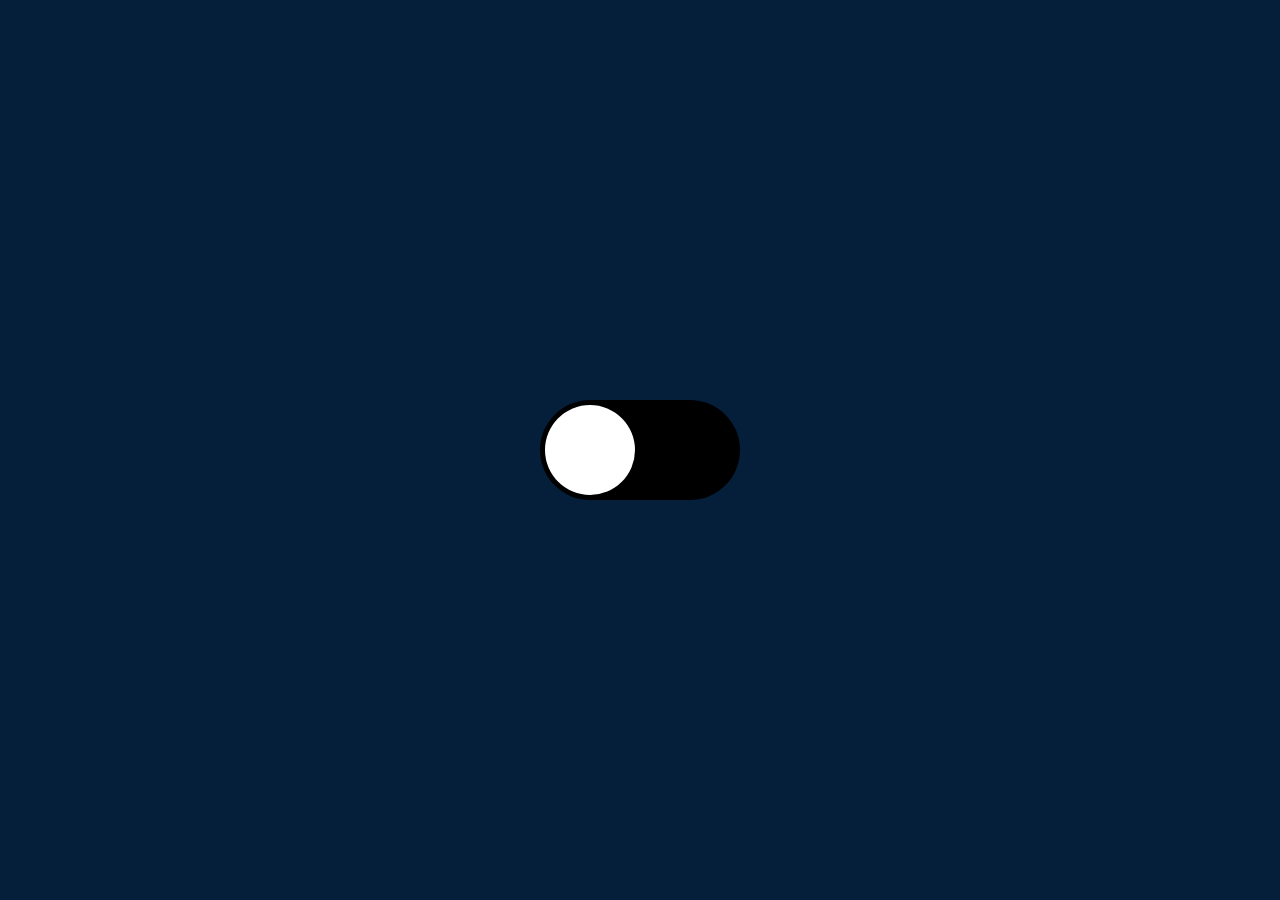
<file: Type1/index.html>
<!DOCTYPE html>
<html lang="en">
<head>
    <meta charset="UTF-8">
    <meta name="viewport" content="width=device-width, initial-scale=1.0">
    <link rel="stylesheet" href="style.css">
    <title>1.0 Toggle Button</title>
</head>
<body>
    <div class="main">
        <label>
            <input type="checkbox">
            <div class="circle"></div>
        </label>
    </div>
</body>
</html>
</file>
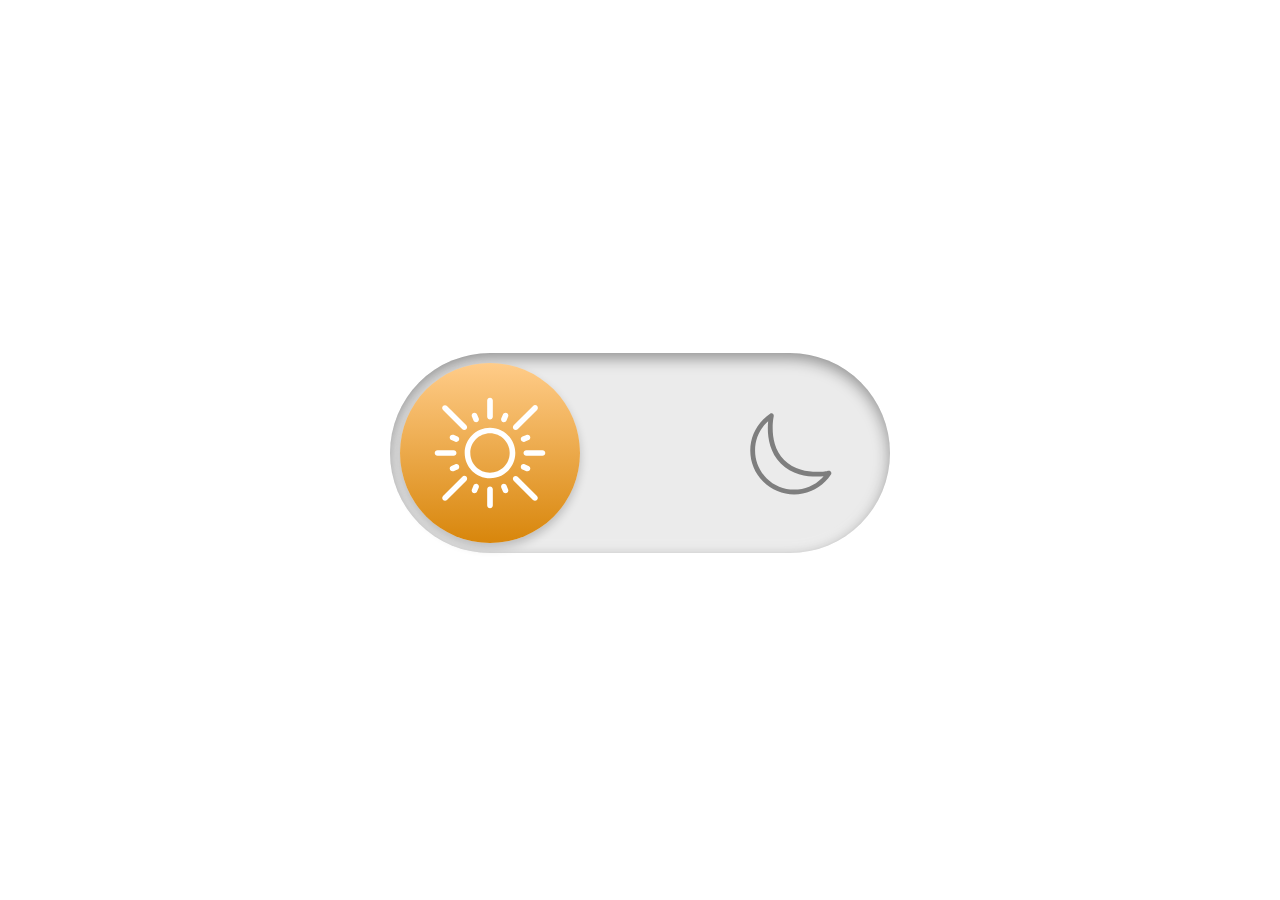
<file: Type2/index.html>
<!DOCTYPE html>
<html lang="en">
<head>
    <meta charset="UTF-8">
    <meta name="viewport" content="width=device-width, initial-scale=1.0">
    <link rel="stylesheet" href="style.css">
    <title>2.0 Toggle Button</title>
</head>
<body>
    <input type="checkbox" id="darkmode-toggle">
    <label for="darkmode-toggle">
        <svg class="sun" fill="#000000" width="800px" height="800px" viewBox="0 0 32 32" version="1.1" xmlns="http://www.w3.org/2000/svg">
            <path d="M16 9.25c-3.728 0-6.75 3.022-6.75 6.75s3.022 6.75 6.75 6.75c3.728 0 6.75-3.022 6.75-6.75v0c-0.005-3.726-3.024-6.745-6.75-6.75h-0zM16 21.25c-2.899 0-5.25-2.351-5.25-5.25s2.351-5.25 5.25-5.25c2.899 0 5.25 2.351 5.25 5.25v0c-0.004 2.898-2.352 5.246-5.25 5.25h-0zM22.848 9.897c0 0 0 0 0.001 0 0.207 0 0.395-0.084 0.531-0.22l5.168-5.168c0.136-0.136 0.219-0.323 0.219-0.53 0-0.415-0.336-0.751-0.751-0.751-0.208 0-0.395 0.084-0.531 0.22v0l-5.168 5.168c-0.136 0.136-0.22 0.323-0.22 0.53 0 0.414 0.336 0.75 0.75 0.75 0 0 0.001 0 0.001 0h-0zM23.379 22.322c-0.136-0.136-0.324-0.22-0.531-0.22-0.415 0-0.751 0.336-0.751 0.751 0 0.207 0.084 0.395 0.22 0.531l5.152 5.152c0.136 0.136 0.324 0.22 0.531 0.22 0.415 0 0.751-0.336 0.751-0.751 0-0.207-0.084-0.395-0.22-0.531v0zM8.621 9.678c0.135 0.131 0.319 0.212 0.523 0.212 0.414 0 0.75-0.336 0.75-0.75 0-0.203-0.081-0.388-0.212-0.523l0 0-5.151-5.152c-0.136-0.14-0.327-0.227-0.538-0.227-0.414 0-0.75 0.336-0.75 0.75 0 0.211 0.087 0.401 0.227 0.537l0 0zM16 24.934c-0.414 0-0.75 0.336-0.75 0.75v0 4.307c0 0.414 0.336 0.75 0.75 0.75s0.75-0.336 0.75-0.75v0-4.307c-0-0.414-0.336-0.75-0.75-0.75v0zM16 7.058c0.414-0 0.75-0.336 0.75-0.75v0-4.308c0-0.414-0.336-0.75-0.75-0.75s-0.75 0.336-0.75 0.75v0 4.308c0 0.414 0.336 0.75 0.75 0.75v0zM29.996 15.25h-4.309c-0.414 0-0.75 0.336-0.75 0.75s0.336 0.75 0.75 0.75v0h4.309c0.414 0 0.75-0.336 0.75-0.75s-0.336-0.75-0.75-0.75v0zM7.063 16c-0-0.414-0.336-0.75-0.75-0.75h-4.308c-0.414 0-0.75 0.336-0.75 0.75s0.336 0.75 0.75 0.75v0h4.308c0.414-0 0.75-0.336 0.75-0.75v0zM8.621 22.322l-5.151 5.154c-0.131 0.135-0.212 0.319-0.212 0.523 0 0.414 0.336 0.75 0.75 0.75 0.203 0 0.388-0.081 0.523-0.212l-0 0 5.151-5.154c0.14-0.136 0.227-0.327 0.227-0.538 0-0.414-0.336-0.75-0.75-0.75-0.211 0-0.401 0.087-0.538 0.227l-0 0zM20.4 24.664c-0.116-0.273-0.382-0.46-0.692-0.46-0.414 0-0.75 0.336-0.75 0.75 0 0.102 0.021 0.2 0.058 0.289l-0.002-0.005 0.436 1.049c0.116 0.274 0.383 0.462 0.693 0.463h0c0 0 0.001 0 0.001 0 0.414 0 0.749-0.336 0.749-0.749 0-0.104-0.021-0.203-0.059-0.293l0.002 0.005zM11.601 7.337c0.116 0.273 0.382 0.461 0.692 0.461 0.414 0 0.75-0.336 0.75-0.75 0-0.103-0.021-0.201-0.058-0.29l0.002 0.005-0.436-1.050c-0.116-0.274-0.382-0.462-0.692-0.462-0.414 0-0.75 0.336-0.75 0.75 0 0.104 0.021 0.202 0.059 0.292l-0.002-0.005zM25.24 12.99l1.047-0.434c0.274-0.116 0.463-0.382 0.463-0.693 0-0.414-0.336-0.75-0.75-0.75-0.104 0-0.202 0.021-0.292 0.059l0.005-0.002-1.047 0.434c-0.274 0.116-0.463 0.382-0.463 0.693 0 0.414 0.336 0.75 0.75 0.75 0 0 0 0 0 0h-0c0.104-0 0.202-0.021 0.292-0.059l-0.005 0.002zM6.765 19.018l-1.052 0.436c-0.272 0.117-0.46 0.382-0.46 0.692 0 0.414 0.336 0.75 0.75 0.75 0.102 0 0.2-0.020 0.288-0.057l-0.005 0.002 1.052-0.436c0.276-0.115 0.466-0.383 0.466-0.695 0-0.414-0.336-0.75-0.75-0.75-0.105 0-0.204 0.021-0.295 0.060l0.005-0.002zM24.664 20.4l1.049 0.436c0.084 0.036 0.182 0.057 0.285 0.057 0.001 0 0.002 0 0.002 0h-0c0 0 0 0 0 0 0.414 0 0.75-0.336 0.75-0.75 0-0.311-0.189-0.578-0.459-0.691l-0.005-0.002-1.049-0.436c-0.084-0.035-0.182-0.056-0.284-0.056-0.414 0-0.75 0.336-0.75 0.75 0 0.31 0.188 0.576 0.456 0.69l0.005 0.002zM7.337 11.601l-1.050-0.436c-0.085-0.036-0.184-0.057-0.287-0.057-0.414 0-0.75 0.336-0.75 0.75 0 0.31 0.189 0.577 0.458 0.691l0.005 0.002 1.050 0.436c0.084 0.036 0.182 0.056 0.285 0.056 0.414 0 0.75-0.336 0.75-0.75 0-0.31-0.188-0.575-0.456-0.69l-0.005-0.002zM19.424 7.745c0.085 0.036 0.184 0.056 0.287 0.057h0c0 0 0.001 0 0.001 0 0.31 0 0.577-0.189 0.69-0.458l0.002-0.005 0.436-1.052c0.036-0.085 0.057-0.184 0.057-0.287 0-0.414-0.336-0.75-0.75-0.75-0.311 0-0.578 0.189-0.692 0.458l-0.002 0.005-0.436 1.052c-0.036 0.085-0.057 0.183-0.057 0.287 0 0.311 0.189 0.578 0.458 0.692l0.005 0.002zM12.584 24.26c-0.085-0.036-0.184-0.057-0.287-0.057-0.311 0-0.578 0.189-0.692 0.458l-0.002 0.005-0.434 1.047c-0.036 0.085-0.057 0.184-0.057 0.287 0 0.414 0.336 0.75 0.75 0.75 0.311 0 0.578-0.189 0.691-0.458l0.002-0.005 0.434-1.047c0.036-0.085 0.057-0.183 0.057-0.287 0-0.311-0.189-0.578-0.458-0.692l-0.005-0.002z"></path>
        </svg>
        <svg class="moon" fill="#000000" version="1.1" id="Layer_1" xmlns="http://www.w3.org/2000/svg" xmlns:xlink="http://www.w3.org/1999/xlink" 
	     width="800px" height="800px" viewBox="0 0 100 100" enable-background="new 0 0 100 100" xml:space="preserve">
            <g>
                <path d="M27.6,73.783c6.914,6.914,16.104,10.721,25.877,10.721c9.768,0,18.951-3.804,25.857-10.709
                    c1.804-1.804,3.42-3.793,4.802-5.915c0.419-0.643,0.433-1.468,0.036-2.125c-0.395-0.657-1.132-1.036-1.896-0.958l-0.771,0.071
                    c-0.076,0.007-0.152,0.019-0.229,0.034c-0.036,0.008-3.736,0.771-8.975,0.771c-7.912,0-19.049-1.704-27.168-9.822
                    c-13.581-13.58-8.734-36.232-8.684-36.46c0.177-0.795-0.146-1.62-0.818-2.082c-0.67-0.462-1.555-0.471-2.236-0.022
                    c-2.049,1.354-3.993,2.945-5.777,4.729c-6.912,6.911-10.722,16.103-10.727,25.881C16.885,57.679,20.688,66.872,27.6,73.783z
                    M30.445,24.844c0.439-0.439,0.89-0.865,1.349-1.277c-0.788,8.053-0.631,23.972,10.51,35.112
                    c9.087,9.087,21.328,10.994,29.996,10.994c2.186,0,4.115-0.121,5.672-0.272c-0.471,0.537-0.961,1.06-1.467,1.565
                    c-6.151,6.151-14.33,9.538-23.029,9.538c-8.705,0-16.891-3.391-23.049-9.549c-6.155-6.155-9.542-14.344-9.538-23.057
                    C20.895,39.188,24.289,31,30.445,24.844z"/>
            </g>
        </svg>
    </label>
    <div class="background"></div>
</body>
</html>
</file>
<file: Type1/style.css>
*{
    margin: 0;
    padding: 0;
    font-family: sans-serif;
}

body{
    display: flex;
    align-items: center;
    justify-content: center;
    min-height: 100vh;
    background-color: rgb(5, 31, 58);
}

label{
    position: relative;
    /* left: 1px; */
    width: 200px;
    height: 100px;
    display: block;
    background-color: black;
    border-radius: 100px;
    cursor: pointer;
}

input[type=checkbox]{
    display: none;
}

.circle{
    position: absolute;
    left: 0;
    width: 90px;
    height: 90px;
    border-radius: 100px;
    background-color: white;
    margin: 5px;
    transition: 0.2s;
}

input[type="checkbox"]:checked + .circle{
    transform: translate(100px);
    box-shadow: 0 0 40px 20px rgb(121, 121, 178);
}
</file>
<file: Type2/style.css>
body{
    margin: 0;
    width: 100%;
    height: 100vh;
    display: flex;
    flex-direction: column;
    align-items: center;
    justify-content: center;
}

label{
    position: relative;
    width: 500px;
    height: 200px;
    display: block;
    background: #ebebeb;
    border-radius: 200px;
    box-shadow: inset 0 5px 15px rgba(0, 0, 0, 0.4), inset 0 -5px 15px rgba(255, 255, 255, 0.4);
    cursor: pointer;
    transition: 0.3s;
}

label::after{
    position: absolute;
    content: '';
    width: 180px;
    height: 180px;
    top: 10px;
    left: 10px;
    background: linear-gradient(180deg, #ffcc89, #d8860b);
    border-radius: 180px;
    box-shadow: 0 5px 10px rgba(0, 0, 0, 0.2);
    transition: 0.3s;
}

input{
    width: 0;
    height: 0;
    visibility: hidden;
}

input:checked + label{
    background: #242424;
}

input:checked + label::after{
    left: 490px;
    transform: translateX(-100%);
    background: linear-gradient(180deg, #777, #3a3a3a);
}

label:active::after{
    width: 260px;
}

.background{
    position: absolute;
    width: 100vw;
    height: 100vh;
    background: #fff;
    z-index: -1;
    transition: 0.3s;
}

input:checked + label + .background{
    background: #242424;
}

label svg{
    position: absolute;
    width: 120px;
    top: 40px;
    z-index: 100;
}

label svg.sun{
    top: -300px;
    left: 40px;
    fill: #fff;
    transition: 0.3s;
}

label svg.moon{
    top: -300px;
    left: 340px;
    fill: #7e7e7e;
    transition: 0.3s;
}

input:checked + label svg.sun{
    fill: #7e7e7e;
}

input:checked + label svg.moon{
    fill: #fff;
}
</file>
